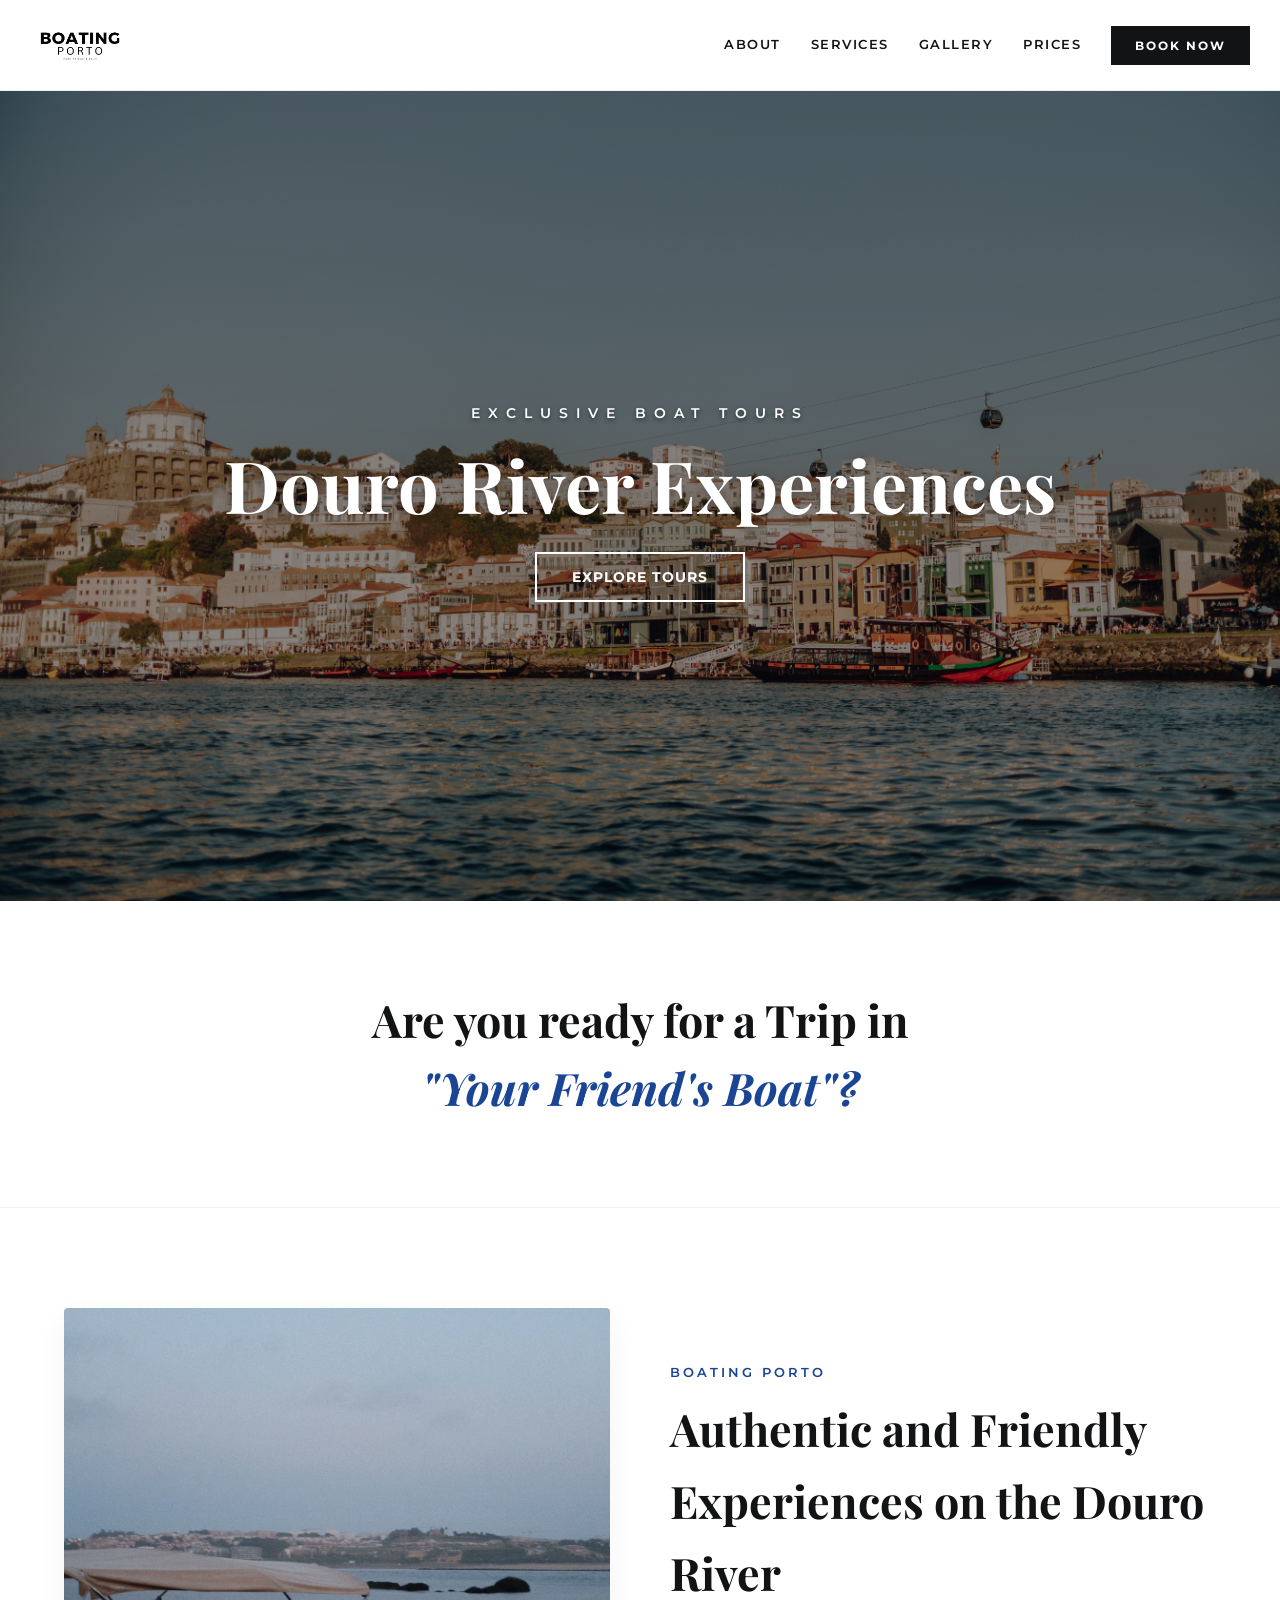
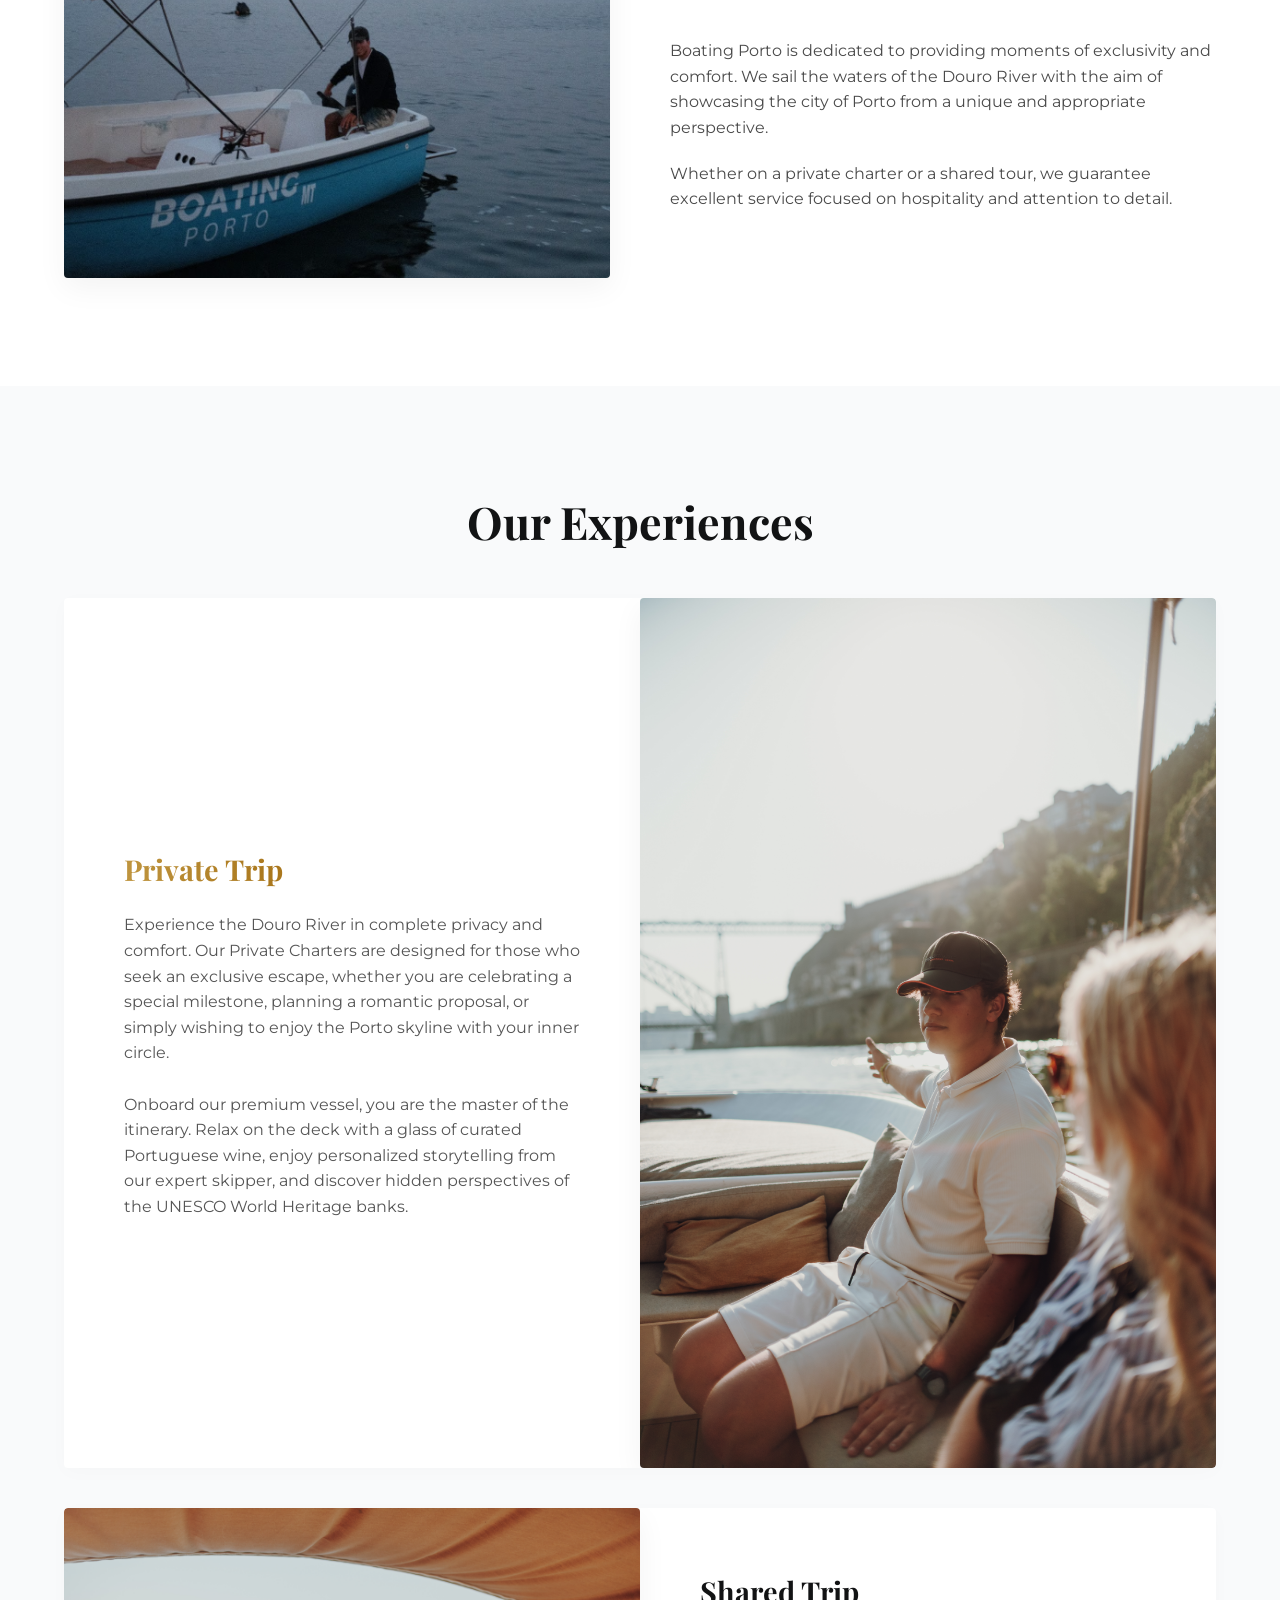
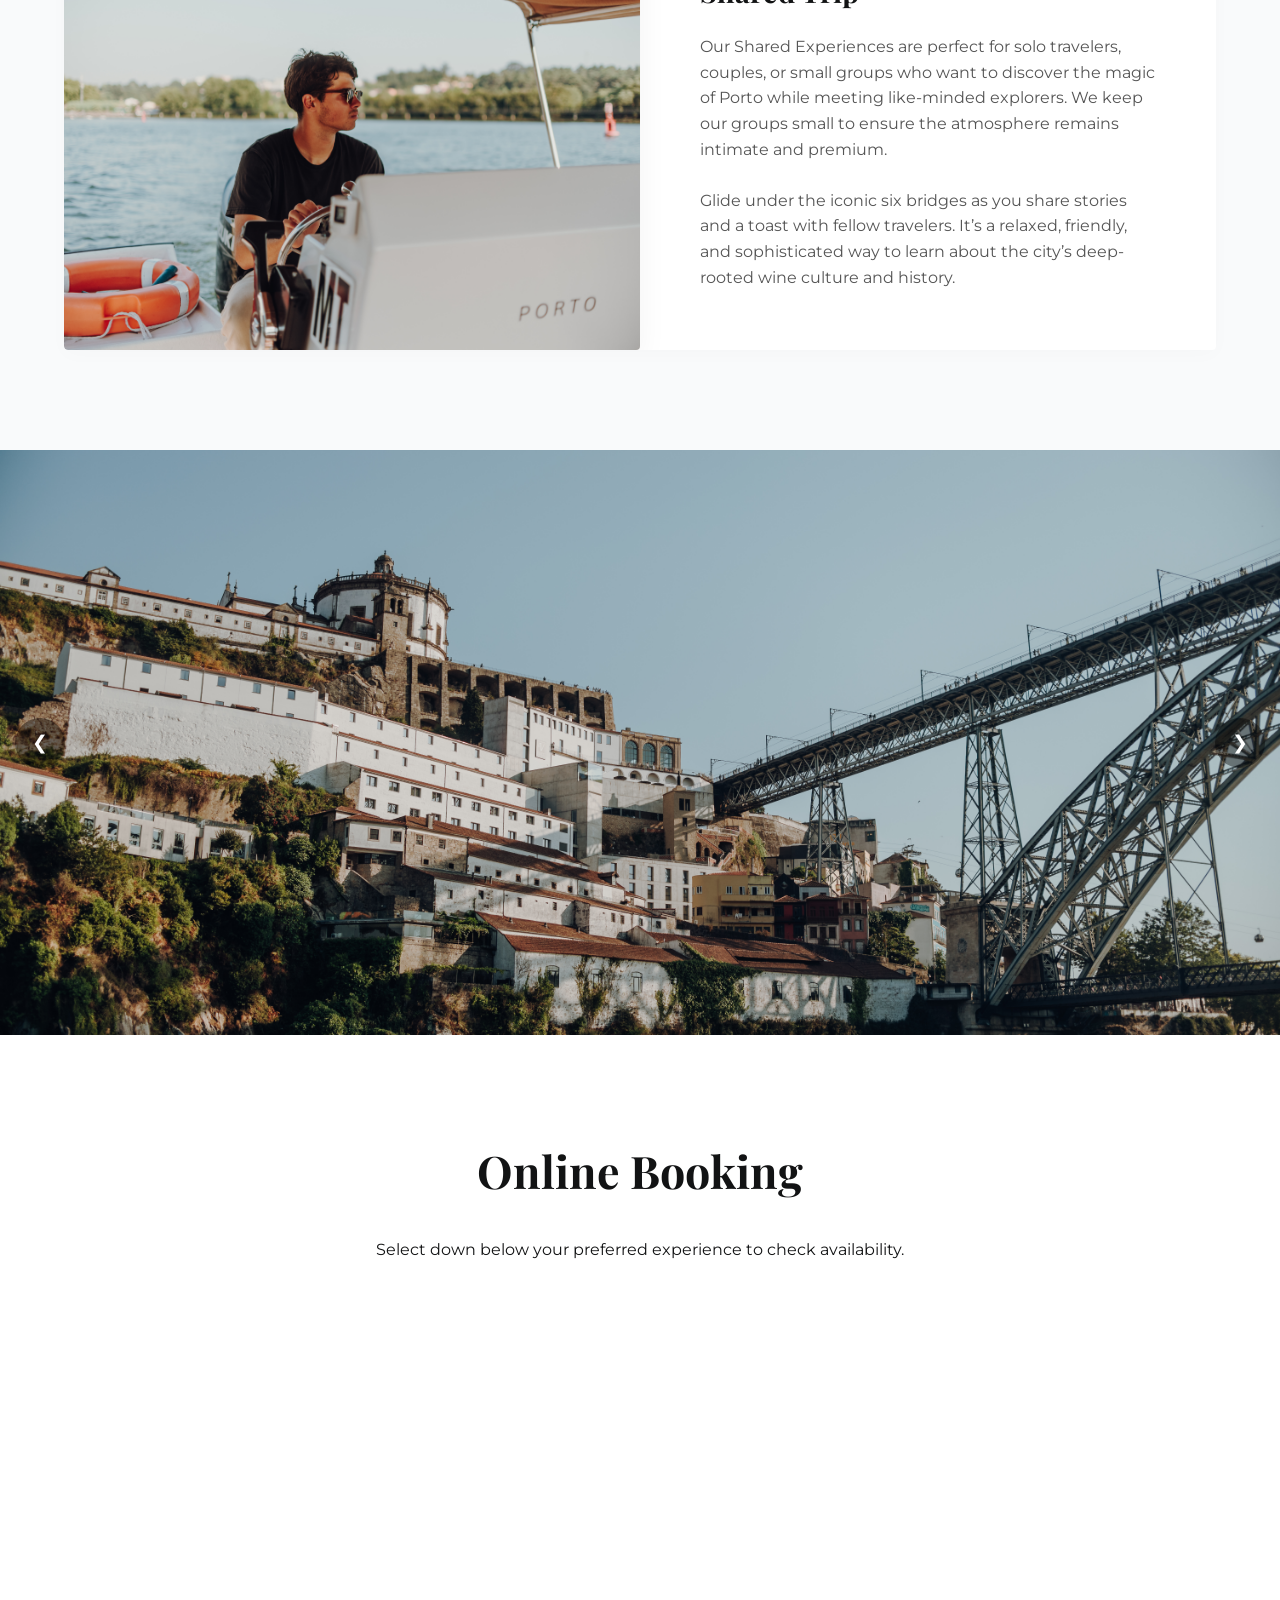
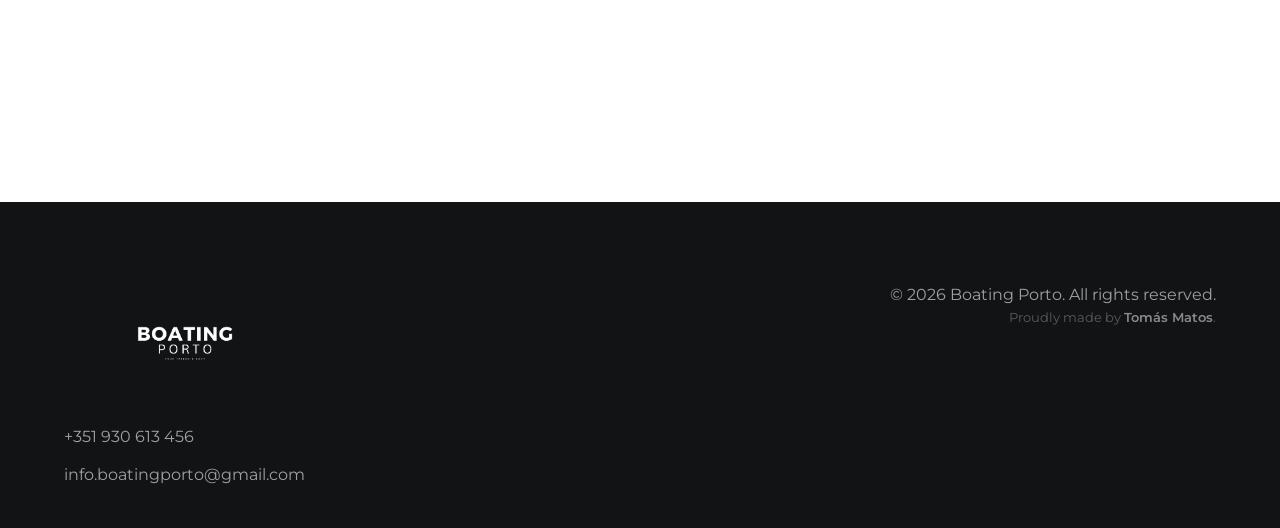
<file: index.html>
<!doctype html>
<html lang="en"> <!-- EN -->

<head>
  <meta charset="UTF-8" />
  <meta name="viewport" content="width=device-width, initial-scale=1.0" />
  <title>Boating Porto | Douro River Boat Tours & Private Charters</title>
  <meta name="description"
    content="Discover Porto from the Douro River. Exclusive private boat tours and shared trips in Porto. Book your premium sailing experience now.">
  <link rel="shortcut icon" href="imgs/favicon_BP.png" type="image/x-icon" />
  <link rel="preconnect" href="https://fonts.googleapis.com">
  <link rel="preconnect" href="https://fonts.gstatic.com" crossorigin>
  <link
    href="https://fonts.googleapis.com/css2?family=Montserrat:wght@300;400;600;700&family=Playfair+Display:ital,wght@0,700;0,900;1,700&display=swap"
    rel="stylesheet" />
  <link rel="stylesheet" href="style.css"/>
</head>

<body>
  <header>
    <div class="header-nav">
      <a href="#" class="logo-link" aria-label="Boating Porto Home">
        <img src="imgs/design-sem-nome_BP.png" alt="Logo Boating Porto" class="header-logo" />
      </a>

      <nav class="desktop-nav" id="main-navigation">
        <a href="#sobre" class="nav-link">About</a>
        <a href="#servicos" class="nav-link">Services</a>
        <a href="#galeria" class="nav-link">Gallery</a>
        <a href="#reservas" class="nav-link">Prices</a>

        <!-- Bokun Loader Script -->
        <script type="text/javascript"
          src="https://widgets.bokun.io/assets/javascripts/apps/build/BokunWidgetsLoader.js?bookingChannelUUID=ec400deb-618d-42d8-a310-ed71218bfeed"
          async></script>
        <a href="#reservas" style="text-decoration: none; display: inline-block;">
          <button class="bokunButton btn-modern-reserva" id="bokun_1dfa58c0_b277_4401_ba94_eec7e661d70e">
            BOOK NOW
          </button>
        </a>

      </nav>
      <button class="menu-toggle" aria-label="Toggle Navigation" aria-controls="main-navigation"
        aria-expanded="false">☰</button>
    </div>
  </header>

  <main>
    <!-- Hero -->
    <section id="hero-block" class="block-hero">
      <div class="header-content">
        <p class="tagline-hero">Exclusive Boat Tours</p>
        <h1 class="heading-xl">Douro River Experiences</h1>
        <div class="cta-group">
          <a href="#servicos" class="btn-hero-primary">Explore Tours</a>
        </div>
      </div>
    </section>

    <!-- Hook/Bridge -->
    <section class="block-bridge">
      <div class="container-narrow">
        <h2 class="bridge-text">
          Are you ready for a Trip in
          <span class="highlight-boat">"Your Friend's Boat"?</span>
        </h2>
      </div>
    </section>

    <!-- About -->
    <section id="sobre" class="block grid-about">
      <div class="about-image">
        <img src="imgs/Jonas_BP.JPG" alt="Jonatas, CEO & Founder of Boating Porto" class="img-full" loading="lazy" />
      </div>
      <div class="about-text">
        <span class="tagline">Boating Porto</span>
        <h2 class="heading-lg">Authentic and Friendly Experiences on the Douro River</h2>
        <p>
          Boating Porto is dedicated to providing moments of exclusivity and
          comfort. We sail the waters of the Douro River with the aim of
          showcasing the city of Porto from a unique and appropriate perspective.
        </p>
        <p>
          Whether on a private charter or a shared tour, we guarantee
          excellent service focused on hospitality and attention to detail.
        </p>
      </div>
    </section>

    <!-- Services -->
    <section id="servicos" class="block bg-light">
      <div class="text-center">
        <h2 class="heading-lg">Our Experiences</h2>
      </div>

      <div class="grid-services vertical-center">
        <div class="service-item">
          <h3 class="heading-md gold-text">Private Trip</h3>
          <p>
            Experience the Douro River in complete privacy and comfort. Our
            Private Charters are designed for those who seek an exclusive
            escape, whether you are celebrating a special milestone, planning
            a romantic proposal, or simply wishing to enjoy the Porto skyline
            with your inner circle.
          </p>
          <br />
          <p>
            Onboard our premium vessel, you are the master of the itinerary.
            Relax on the deck with a glass of curated Portuguese wine, enjoy
            personalized storytelling from our expert skipper, and discover
            hidden perspectives of the UNESCO World Heritage banks.
          </p>
        </div>
        <div class="service-image-container">
          <img src="imgs/Douro10-GuidePointing.jpg" alt="Skipper showing Porto heritage sites to guests"
            class="img-full centered-img" loading="lazy" />
        </div>
      </div>

      <div class="grid-services vertical-center image-left">
        <div class="service-image-container">
          <img src="imgs/Douro1-GuideLookingAway.jpg" alt="Relaxing atmosphere on shared boat tour"
            class="img-full centered-img" loading="lazy" />
        </div>
        <div class="service-item">
          <h3 class="heading-md">Shared Trip</h3>
          <p>
            Our Shared Experiences are perfect for solo travelers, couples, or
            small groups who want to discover the magic of Porto while meeting
            like-minded explorers. We keep our groups small to ensure the
            atmosphere remains intimate and premium.
          </p>
          <br />
          <p>
            Glide under the iconic six bridges as you share stories and a
            toast with fellow travelers. It’s a relaxed, friendly, and
            sophisticated way to learn about the city’s deep-rooted wine
            culture and history.
          </p>
        </div>
      </div>
    </section>

    <!-- Gallery -->
    <section id="galeria" class="galeria-section">
      <div class="carousel-container">
        <div class="carousel-track">
          <div class="carousel-slide"><img src="imgs/Douro15-SerraDoPilar.jpg"
              alt="Serra do Pilar view from the river" /></div>
          <div class="carousel-slide"><img src="imgs/Douro26-CupHolder_BP.jpg"
              alt="Wine tasting onboard Boating Porto" /></div>
          <div class="carousel-slide"><img src="imgs/Douro20-Ribeira.jpg"
              alt="Ribeira Porto traditional colorful houses" /></div>
          <div class="carousel-slide"><img src="imgs/Douro52-CoupleBow.jpg"
              alt="Couple enjoying sunset at the boat bow" /></div>
          <div class="carousel-slide"><img src="imgs/Douro22-CaisDeGaia.jpg" alt="Cais de Gaia wine cellars view" />
          </div>
        </div>
        <button class="carousel-btn prev" aria-label="Previous Slide">❮</button>
        <button class="carousel-btn next" aria-label="Next Slide">❯</button>
      </div>
    </section>

    <!-- Booking -->
    <section id="reservas" class="block">
      <div class="text-center">
        <h2 class="heading-lg">Online Booking</h2>
        <p>Select down below your preferred experience to check availability.</p>
      </div>
      <div class="bokun-container">
        <div class="bokunWidget"
          data-src="https://widgets.bokun.io/online-sales/ec400deb-618d-42d8-a310-ed71218bfeed/product-list/99844">
        </div>
      </div>
    </section>
  </main>

  <!-- Footer -->
  <footer id="contactos" class="footer">
    <div class="footer-content">
      <div class="footer-info">
        <img src="imgs/design-sem-nome_BP.png" alt="Boating Porto Logo" class="footer-logo" />
        <p><a href="tel:+351930613456" style="color:inherit; text-decoration:none;">+351 930 613 456</a></p>
        <p><a href="mailto:info.boatingporto@gmail.com"
            style="color:inherit; text-decoration:none;">info.boatingporto@gmail.com</a></p>
      </div>
      <div class="footer-legal">
        <p class="copy">&copy; 2026 Boating Porto. All rights reserved.</p>
        <p style="opacity: 0.5; font-size: 0.8rem;">
         Proudly made by <a class="author-footer" href="https://github.com/6kz/" target="_blank" rel="noopener">Tomás
            Matos</a>.
        </p>
      </div>
    </div>
  </footer>

  <script src="script.js"></script>
</body>

</html>
</file>
<file: style.css>
:root {
    --color-primary: #1a4494;
    --color-dark: #121314;
    --color-white: #ffffff;
    --color-light-bg: #f9fafb;
    --font-heading: 'Playfair Display', serif;
    --font-body: 'Montserrat', sans-serif;
    --transition: all 0.4s cubic-bezier(0.165, 0.84, 0.44, 1);
}

* {
    margin: 0;
    padding: 0;
    box-sizing: border-box;
}

/* Rede de segurança absoluta contra scroll horizontal */
html, body {
    width: 100%;
    overflow-x: hidden;
}

html {
    scroll-behavior: smooth;
}

body {
    font-family: var(--font-body);
    color: var(--color-dark);
    line-height: 1.6;
    -webkit-font-smoothing: antialiased;
}

/* --- HEADER --- */
header {
    background: var(--color-white);
    position: sticky;
    top: 0;
    z-index: 1000;
    border-bottom: 1px solid #f0f0f0;
}

.header-nav {
    max-width: 1400px;
    height: 10vh;
    margin: 0 auto;
    display: flex;
    justify-content: space-between;
    align-items: center;
    padding: 15px 30px;
    position: relative;
}

.header-logo {
    height: 100px;
    width: auto;
    display: block;
    filter: brightness(0);
    transition: var(--transition);
}

.logo-link {
    display: flex;
    align-items: center;
    text-decoration: none;
}

.desktop-nav {
    display: flex;
    align-items: center;
}

.nav-link {
    text-decoration: none;
    color: var(--color-dark);
    font-size: 0.8rem;
    font-weight: 600;
    text-transform: uppercase;
    letter-spacing: 1.5px;
    transition: var(--transition);
    margin: 0 15px;
}

.nav-link:hover {
    color: var(--color-primary);
}

.btn-modern-reserva {
    background: var(--color-dark) !important;
    color: white !important;
    border: none !important;
    padding: 12px 24px !important;
    font-family: var(--font-body) !important;
    font-size: 0.75rem !important;
    font-weight: 700 !important;
    letter-spacing: 2px !important;
    cursor: pointer !important;
    transition: var(--transition) !important;
    margin-left: 15px;
}

.btn-modern-reserva:hover {
    background: var(--color-primary) !important;
    transform: translateY(-2px);
}

.menu-toggle {
    display: none;
    background: none;
    border: none;
    font-size: 1.8rem;
    cursor: pointer;
    color: var(--color-dark);
}

/* --- HERO SECTION --- */
.block-hero {
    height: 90vh;
    background: linear-gradient(rgba(0, 0, 0, 0.45), rgba(0, 0, 0, 0.3)), url('imgs/Douro54-CaisdeGaia.jpg');
    background-size: cover;
    background-position: center;
    display: flex;
    align-items: center;
    justify-content: center;
    text-align: center;
    color: white;
    padding: 0 20px;
}

.tagline-hero {
    letter-spacing: 8px;
    font-weight: 600;
    text-transform: uppercase;
    font-size: 0.9rem;
    margin-bottom: 20px;
    display: block;
    text-shadow: 0 2px 4px rgba(0, 0, 0, 0.5);
}

.heading-xl {
    font-family: var(--font-heading);
    font-size: clamp(2.5rem, 6vw, 4.5rem);
    line-height: 1.1;
    margin-bottom: 40px;
    text-shadow: 0 2px 10px rgba(0, 0, 0, 0.3);
}

.btn-hero-primary {
    text-decoration: none;
    color: var(--color-white);
    border: 2px solid var(--color-white);
    padding: 15px 35px;
    font-weight: 700;
    letter-spacing: 1px;
    transition: var(--transition);
    text-transform: uppercase;
    font-size: 0.85rem;
}

.btn-hero-primary:hover {
    background: var(--color-white);
    color: var(--color-dark);
}

/* --- BRIDGE SECTION --- */
.block-bridge {
    padding: 90px 20px;
    background-color: var(--color-white);
    text-align: center;
    border-bottom: 1px solid #f0f0f0;
}

.container-narrow {
    max-width: 800px;
    margin: 0 auto;
}

.bridge-text {
    font-family: var(--font-heading);
    font-size: clamp(1.8rem, 4vw, 2.8rem);
    font-weight: 700;
    color: var(--color-dark);
    line-height: 1.3;
}

.highlight-boat {
    display: block;
    margin-top: 10px;
    color: var(--color-primary);
    font-style: italic;
}

/* --- CONTENT BLOCKS --- */
.block {
    padding: 100px 5%;
    max-width: 1300px;
    margin: 0 auto;
}

.bg-light {
    background: var(--color-light-bg);
    max-width: 100%;
}

.text-center {
    text-align: center;
}

.heading-lg {
    font-family: var(--font-heading);
    font-size: clamp(2rem, 4vw, 2.8rem);
    margin-bottom: 30px;
}

.grid-about {
    display: grid;
    grid-template-columns: 1fr 1fr;
    gap: 60px;
    align-items: center;
}

.tagline {
    text-transform: uppercase;
    letter-spacing: 3px;
    font-size: 0.8rem;
    color: var(--color-primary);
    font-weight: 600;
    display: block;
    margin-bottom: 10px;
}

.about-text p {
    margin-bottom: 20px;
    color: #4a4a4a;
}

.img-full {
    width: 100%;
    height: auto;
    border-radius: 4px;
    box-shadow: 0 10px 30px rgba(0, 0, 0, 0.05);
}

/* Services Grid */
.grid-services {
    display: grid;
    grid-template-columns: repeat(2, 1fr);
    margin-top: 40px;
    background: var(--color-white);
    box-shadow: 0 4px 20px rgba(0, 0, 0, 0.02);
    border-radius: 4px;
    overflow: hidden;
}

.service-item {
    padding: 60px;
    display: flex;
    flex-direction: column;
    justify-content: center;
}

.service-item p {
    color: #555;
}

.heading-md {
    font-family: var(--font-heading);
    font-size: 1.8rem;
    margin-bottom: 20px;
}

.service-image-container {
    width: 100%;
    height: 100%;
}

.centered-img {
    width: 100%;
    height: 100%;
    min-height: 400px;
    object-fit: cover;
}

.gold-text {
    background: linear-gradient(to right, #bf953f, #aa771c, #b38728, #bf953f);
    -webkit-background-clip: text;
    -webkit-text-fill-color: transparent;
}

/* --- CAROUSEL --- */
.galeria-section {
    width: 100%;
    overflow: hidden;
    background: #000;
    position: relative;
}

.carousel-container {
    position: relative;
    height: 65vh;
    width: 100%;
}

.carousel-track {
    display: flex;
    height: 100%;
    transition: transform 0.6s cubic-bezier(0.25, 1, 0.5, 1);
}

.carousel-slide {
    min-width: 100%;
    height: 100%;
}

.carousel-slide img {
    width: 100%;
    height: 100%;
    object-fit: cover;
}

.carousel-btn {
    position: absolute;
    top: 50%;
    transform: translateY(-50%);
    background: rgba(0, 0, 0, 0.4);
    border: none;
    color: white;
    width: 50px;
    height: 50px;
    cursor: pointer;
    font-size: 1.2rem;
    z-index: 10;
    transition: var(--transition);
    border-radius: 50%;
    margin: 0 15px;
}

.carousel-btn:hover {
    background: var(--color-white);
    color: var(--color-dark);
}

.prev {
    left: 0;
}

.next {
    right: 0;
}

/* --- BOKUN WIDGET --- */
.bokun-container {
    margin-top: 40px;
    min-height: 400px;
}

/* --- FOOTER --- */
.footer {
    background: var(--color-dark);
    color: #a0a0a0;
    padding: 80px 5% 40px;
}

.footer-content {
    max-width: 1200px;
    margin: 0 auto;
    display: flex;
    justify-content: space-between;
    align-items: flex-start;
    flex-wrap: wrap;
    gap: 40px;
}

.footer-info {
    display: flex;
    flex-direction: column;
    gap: 12px;
}

.footer-logo {
    height: 120px;
    width: auto;
    max-width: 100%;
    object-fit: contain;
    display: block;
    margin-bottom: 10px;
    filter: brightness(0) invert(1);
}

.footer-legal {
    text-align: right;
}

.author-footer {
    color: white;
    text-decoration: none;
    font-weight: 600;
}

.author-footer:hover {
    color: var(--color-primary);
}

/* --- RESPONSIVIDADE (MOBILE & TABLET) --- */
@media (max-width: 992px) {
    .grid-about {
        grid-template-columns: 1fr;
        gap: 40px;
    }

    .grid-services {
        grid-template-columns: 1fr;
    }

    .image-left {
        display: flex;
        flex-direction: column-reverse;
    }

    .service-item {
        padding: 40px 30px;
    }

    .centered-img {
        min-height: 300px;
    }
}

@media (max-width: 768px) {
    .desktop-nav {
        display: none;
        flex-direction: column;
        position: absolute;
        top: 10vh;
        left: 0;
        width: 100%;
        background: var(--color-white);
        padding: 40px 20px;
        border-bottom: 2px solid var(--color-primary);
        box-shadow: 0 10px 20px rgba(0, 0, 0, 0.1);
        z-index: 999;
    }

    .desktop-nav.mobile-active {
        display: flex;
    }

    .desktop-nav .nav-link {
        margin: 15px 0;
        font-size: 1rem;
    }

    .btn-modern-reserva {
        margin-left: 0;
        margin-top: 15px;
        width: 100%;
        text-align: center;
    }

    .menu-toggle {
        display: block;
    }

    .block {
        padding: 60px 20px;
    }

    .footer-content {
        flex-direction: column;
        text-align: center;
        align-items: center;
    }

    .footer-legal {
        text-align: center;
    }
}
</file>
